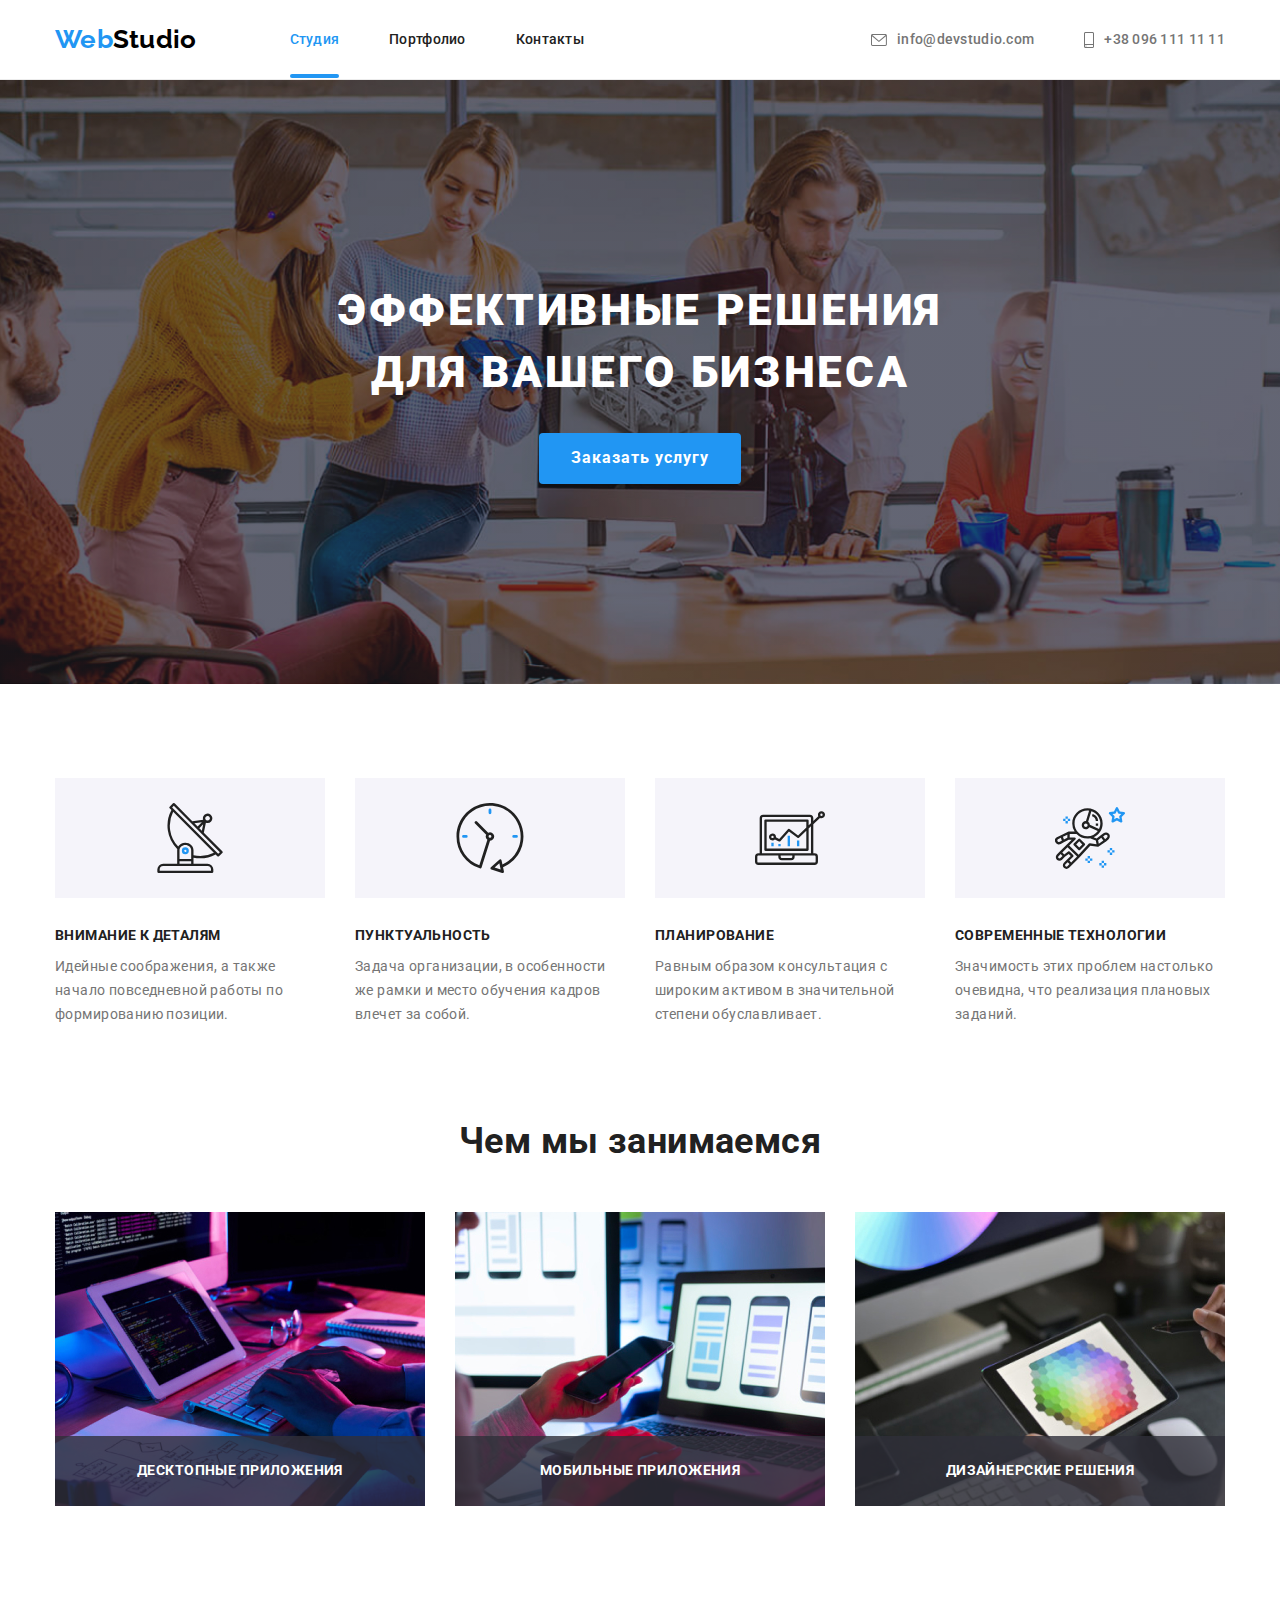
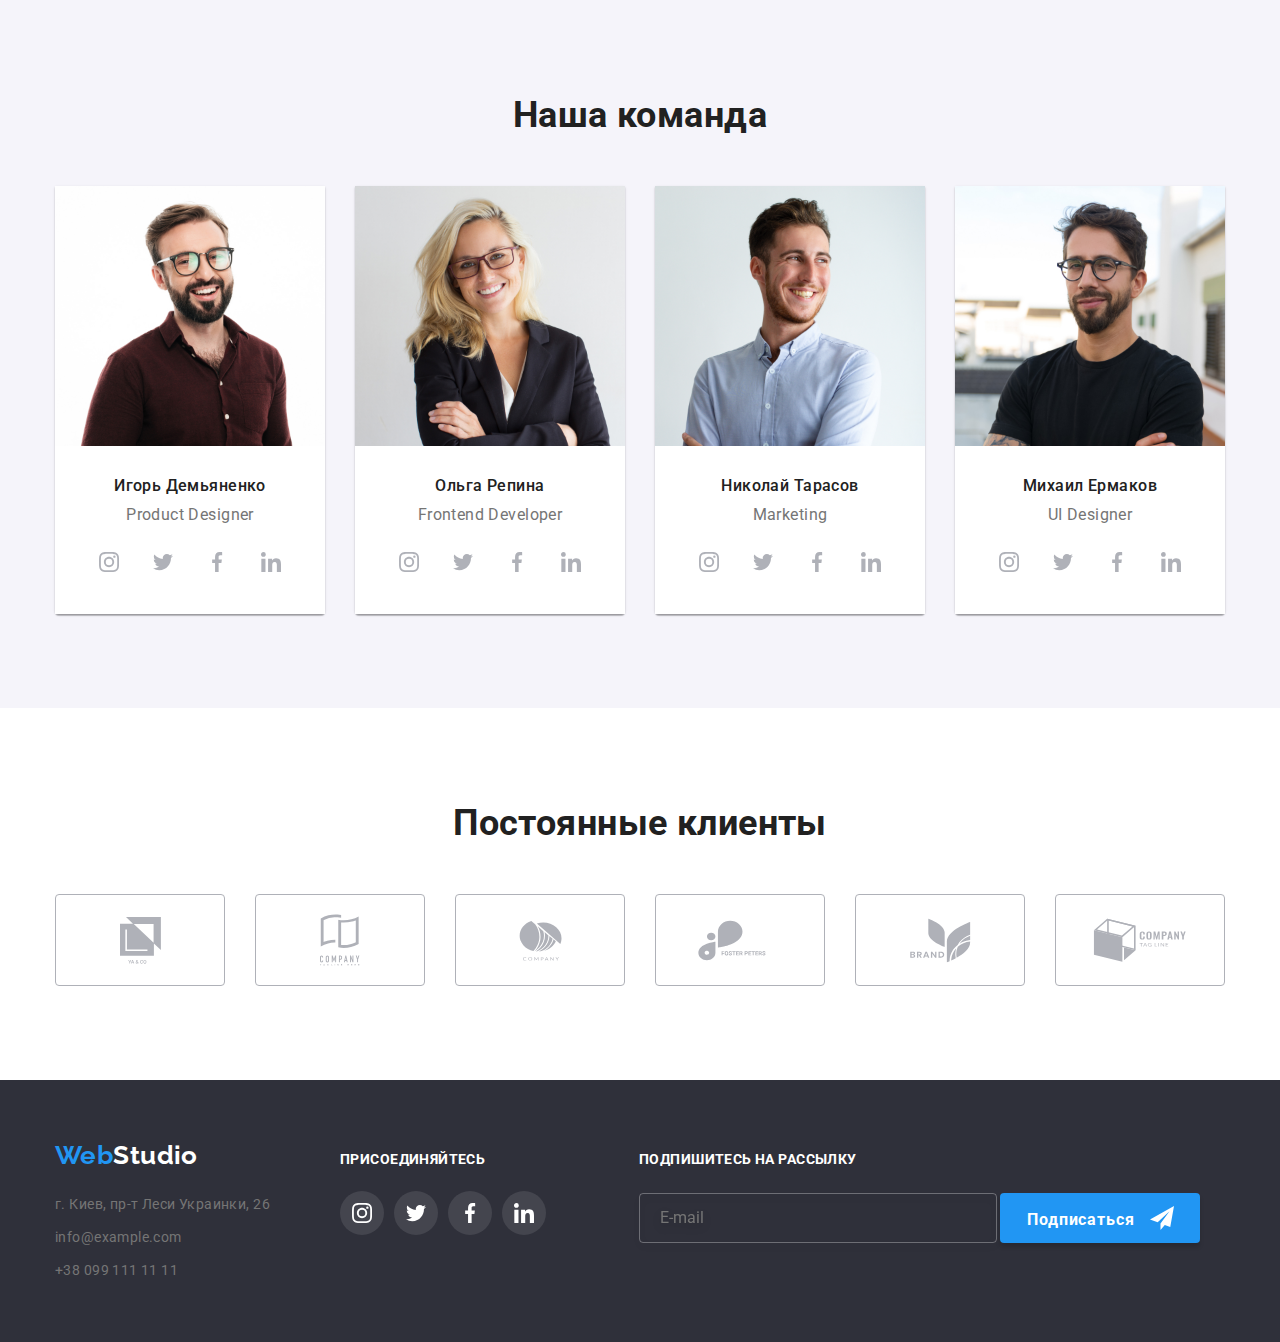
<file: index.html>
<!DOCTYPE html>
<html lang="ru">
<head>
    <meta charset="UTF-8">
    <meta http-equiv="X-UA-Compatible" content="IE=edge">
    <meta name="viewport" content="width=device-width, initial-scale=1.0">
    <title>Студия</title>
    
    <link rel="preconnect" href="https://fonts.googleapis.com">
    <link rel="preconnect" href="https://fonts.gstatic.com" crossorigin>
    <link
        href="https://fonts.googleapis.com/css2?family=Oleo+Script&family=Raleway:wght@700&family=Roboto:wght@400;500;700;900&display=swap"
        rel="stylesheet">
        <link rel="stylesheet" href="https://cdnjs.cloudflare.com/ajax/libs/modern-normalize/1.1.0/modern-normalize.min.css">
        <link rel="stylesheet" href="./css/style.css">
</head>
<body>
    <!-- шапка -->
    <header class="page-header">
        <div class="container all-nav">
        <nav class="page-header__nav-container">
            <a href="" class="logo logo--header"> <span class="logo__first-part">Web</span><span class="logo__second-part logo__second-part--header">Studio</span> </a>
            <ul class="nav-list">
            <li class="nav-list__item"> <a href="" class="nav-list__link nav-list__link--current">Студия</a></li>
            <li class="nav-list__item"> <a href="./portfolio.html" class="nav-list__link">Портфолио</a></li>
            <li class="nav-list__item"> <a href="" class="nav-list__link">Контакты</a></li>
            </ul>
        </nav>
        <ul class="auth-nav auth-nav--position">
            <li class="auth-nav__item">
                <a href="mailto:info@devstudio.com" class="auth-nav__link"><svg class="auth-nav__icon" width="16" height="12" >
                    <use href="./images/sprite.svg#icon-envelope"></use>
                </svg>info@devstudio.com</a></li>
            <li class="auth-nav__item"><a href="tel:+380961111111" class="auth-nav__link"><svg class="auth-nav__icon" width="10" height="16"><use href="./images/sprite.svg#icon-smartphone"></use></svg> +38 096 111 11 11</a></li>
        </ul>
        </div>
    </header>
<!-- основной контент -->
<main>
    <!-- герой -->
        <section class="hero-section hero-section--position">
          <h1 class="hero-section__text">Эффективные решения <br> для вашего бизнеса</h1>  
         <button type="button" class="main-btn" data-modal-open>Заказать услугу</button>
        </section>
    <!-- преимущества-->
    
    <section class="benefits">
            <div class="container">
        <h2 class="visually-hidden">Наши преимущества</h2>
   
        <ul class="benefits__list">
            <li class="benefits__item">
                <div class="benefits__icon"><svg width="70" height="70"><use href="./images/sprite.svg#icon-antenna"></use></svg></div>
                <h3 class="benefits__title">Внимание к деталям</h3>
                <p>Идейные соображения, а также начало повседневной работы по формированию позиции.</p>
            </li>
            <li class="benefits__item">
                <div class="benefits__icon"><svg width="70" height="70">
                        <use href="./images/sprite.svg#icon-clock"></use>
                    </svg></div>
                <h3 class="benefits__title">Пунктуальность</h3>
                <p>Задача организации, в особенности же рамки и место обучения кадров влечет за собой.</p>
            </li>
            <li class="benefits__item">
                <div class="benefits__icon"><svg width="70" height="70">
                        <use href="./images/sprite.svg#icon-diagram"></use>
                    </svg></div>
                <h3 class="benefits__title">Планирование</h3>
                <p>Равным образом консультация с широким активом в значительной степени обуславливает.</p>
            </li>
            <li class="benefits__item">
                <div class="benefits__icon"><svg width="70" height="70">
                        <use href="./images/sprite.svg#icon-astronaut"></use>
                    </svg></div>
                <h3 class="benefits__title">Современные технологии</h3>
                <p>Значимость этих проблем настолько очевидна, что реализация плановых заданий.</p>
            </li>
        </ul>
        </div>
    </section>
    
    <!-- чем мы занимаемся -->
    <section class="work">
        <div class="container">
        <h2 class="work__title">Чем мы занимаемся</h2>
        <ul class="work__list">
            <li class="work__item"><img src="./images/box1.jpg" alt="разработка кода для ПК" width="370"><div class="work__name">
                <p>ДЕСКТОПНЫЕ ПРИЛОЖЕНИЯ</p>
            </div></li> 
            <li class="work__item"><img src="./images/box2.jpg" alt="разработка кода для мобильных приложений" width="370"><div class="work__name">
                <p>МОБИЛЬНЫЕ ПРИЛОЖЕНИЯ</p>
            </div> </li>
            <li class="work__item"><img src="./images/box3.jpg" alt="разработка кода для планшетов" width="370"><div class="work__name">
                <p>ДИЗАЙНЕРСКИЕ РЕШЕНИЯ</p>
            </div></li>
        </ul>  
        </div>
    </section>
    
<!-- наша команда -->
    <section class="team">
        <div class="container">
        <h2 class="team__title">Наша команда</h2>
        <ul class="team__list">
            <li class="team__item">
                    <img src="./images/emp1.jpg" alt="Product Designer" width="270">
                    <div class="team__worker"><h3 class="team__worker-name">Игорь Демьяненко</h3>
                    <p class="team__worker-post">Product Designer</p>
                    <ul class="social-links">
                        <li class="social-links__item">
                            <a class="social-links__link" href="">
                                <svg class="social-links__icon" width="20" height="20">
                                    <use href="./images/sprite.svg#icon-instagram"></use>
                                </svg>
                            </a>
                        </li>
                        <li class="social-links__item">
                            <a class="social-links__link" href="">
                                <svg class="social-links__icon" width="20" height="20">
                                    <use href="./images/sprite.svg#icon-twitter"></use>
                                </svg>
                            </a>
                        </li>
                        <li class="social-links__item">
                            <a class="social-links__link" href="">
                                <svg class="social-links__icon" width="20" height="20">
                                    <use href="./images/sprite.svg#icon-facebook"></use>
                                </svg>
                            </a>
                        </li>
                        <li class="social-links__item">
                            <a class="social-links__link" href="">
                                <svg class="social-links__icon" width="20" height="20">
                                    <use href="./images/sprite.svg#icon-linkedin"></use>
                                </svg>
                            </a>
                        </li>
                    </ul></div>
                
            </li>
            <li class="team__item">
                
                    <img src="./images/emp2.jpg" alt="Frontend Developer" width="270">
                    <div class="team__worker"><h3 class="team__worker-name">Ольга Репина</h3>
                    <p class="team__worker-post">Frontend Developer</p>
                    <ul class="social-links">
                        <li class="social-links__item">
                            <a class="social-links__link" href="">
                                <svg class="social-links__icon" width="20" height="20">
                                    <use href="./images/sprite.svg#icon-instagram"></use>
                                </svg>
                            </a>
                        </li>
                        <li class="social-links__item">
                            <a class="social-links__link" href="">
                                <svg class="social-links__icon" width="20" height="20">
                                    <use href="./images/sprite.svg#icon-twitter"></use>
                                </svg>
                            </a>
                        </li>
                        <li class="social-links__item">
                            <a class="social-links__link" href="">
                                <svg class="social-links__icon" width="20" height="20">
                                    <use href="./images/sprite.svg#icon-facebook"></use>
                                </svg>
                            </a>
                        </li>
                        <li class="social-links__item">
                            <a class="social-links__link" href="">
                                <svg class="social-links__icon" width="20" height="20">
                                    <use href="./images/sprite.svg#icon-linkedin"></use>
                                </svg>
                            </a>
                        </li>
                    </ul>
                    </div>
            </li>
            <li class="team__item">
                
                    <img src="./images/emp3.jpg" alt="Marketing" width="270">
                    <div class="team__worker"><h3 class="team__worker-name">Николай Тарасов</h3>
                    <p class="team__worker-post">Marketing</p>
                    <ul class="social-links">
                        <li class="social-links__item">
                            <a class="social-links__link" href="">
                                <svg class="social-links__icon" width="20" height="20">
                                    <use href="./images/sprite.svg#icon-instagram"></use>
                                </svg>
                            </a>
                        </li>
                        <li class="social-links__item">
                            <a class="social-links__link" href="">
                                <svg class="social-links__icon" width="20" height="20">
                                    <use href="./images/sprite.svg#icon-twitter"></use>
                                </svg>
                            </a>
                        </li>
                        <li class="social-links__item">
                            <a class="social-links__link" href="">
                                <svg class="social-links__icon" width="20" height="20">
                                    <use href="./images/sprite.svg#icon-facebook"></use>
                                </svg>
                            </a>
                        </li>
                        <li class="social-links__item">
                            <a class="social-links__link" href="">
                                <svg class="social-links__icon" width="20" height="20">
                                    <use href="./images/sprite.svg#icon-linkedin"></use>
                                </svg>
                            </a>
                        </li>
                    </ul>
                    </div>
            </li>
            <li class="team__item">
                
                    <img src="./images/emp4.jpg" alt="UI Designer" width="270">
                    <div class="team__worker"><h3 class="team__worker-name">Михаил Ермаков</h3>
                    <p class="team__worker-post">UI Designer</p>
                    <ul class="social-links">
                        <li class="social-links__item">
                            <a class="social-links__link" href="">
                                <svg class="social-links__icon" width="20" height="20">
                                    <use href="./images/sprite.svg#icon-instagram"></use>
                                </svg>
                            </a>
                        </li>
                        <li class="social-links__item">
                            <a class="social-links__link" href="">
                                <svg class="social-links__icon" width="20" height="20">
                                    <use href="./images/sprite.svg#icon-twitter"></use>
                                </svg>
                            </a>
                        </li>
                        <li class="social-links__item">
                            <a class="social-links__link" href="">
                                <svg class="social-links__icon" width="20" height="20">
                                    <use href="./images/sprite.svg#icon-facebook"></use>
                                </svg>
                            </a>
                        </li>
                        <li class="social-links__item">
                            <a class="social-links__link" href="">
                                <svg class="social-links__icon" width="20" height="20">
                                    <use href="./images/sprite.svg#icon-linkedin"></use>
                                </svg>
                            </a>
                        </li>
                    </ul>
                    </div>
                
            </li>
        </ul>
        </div>
    </section>
<!-- постоянные клиенты -->
 <section class="clients">
    <div class="container">
     <h2 class="clients__title">Постоянные клиенты</h2>
     <ul class="clients__list">
         <li class="clients__item">
             <a class="clients__link" href="">
                 <svg class="clients__icon" width="41" height="47" ><use href="./images/sprite.svg#icon-ya"></use></svg>
             </a>
         </li>
         <li class="clients__item">
             <a class="clients__link" href="">
                 <svg class="clients__icon" width="40" height="52"><use href="./images/sprite.svg#icon-quadrate"></use></svg>
             </a>
         </li>
         <li class="clients__item">
             <a class="clients__link" href="">
                 <svg class="clients__icon" width="43" height="41"><use href="./images/sprite.svg#icon-circle"></use></svg>
             </a>
         </li>
         <li class="clients__item">
             <a class="clients__link" href="">
                 <svg class="clients__icon" width="84" height="41"><use href="./images/sprite.svg#icon-foster"></use></svg>
             </a>
         </li>
         <li class="clients__item">
             <a class="clients__link" href="">
                 <svg class="clients__icon" width="63" height="45"><use href="./images/sprite.svg#icon-brand"></use></svg>
             </a>
         </li>
         <li class="clients__item">
             <a class="clients__link" href="">
                 <svg class="clients__icon" width="94" height="44"><use href="./images/sprite.svg#icon-cube"></use></svg>
             </a>
         </li>
     </ul>
    </div>
 </section>
    
</main>
<!-- футер -->
 <footer class="footer">
    <div class="container footer__container">
     <div><a href="" class="logo logo--footer"><span class="logo__first-part">Web</span><span class="logo__second-part logo__second-part--footer">Studio</span> </a>
    <address class="footer-address">
        <span class="footer-address__text"> г. Киев, пр-т Леси Украинки, 26</span>
        <ul class="footer-address__list">
            <li class="footer-address__item"><a href="mailto:info@example.com" class="footer-address__link">info@example.com</a></li>
            <li class="footer-address__item"><a href="tel:+380991111111" class="footer-address__link">+38 099 111 11 11</a></li>
        </ul>
    </address>
     </div>
    
     <div class="footer-join">
        <b class="footer__appeal">ПРИСОЕДИНЯЙТЕСЬ</b>
        <ul class="social-links footer-join__social-links">
            <li class="social-links__item">
                <a class="social-links__link social-links__link--footer" href="">
                    <svg class="social-links__icon" width="20" height="20">
                        <use href="./images/sprite.svg#icon-instagram"></use>
                    </svg>
                </a>
            </li>
            <li class="social-links__item">
                <a class="social-links__link social-links__link--footer" href="">
                    <svg class="social-links__icon" width="20" height="20">
                        <use href="./images/sprite.svg#icon-twitter"></use>
                    </svg>
                </a>
            </li>
            <li class="social-links__item">
                <a class="social-links__link social-links__link--footer" href="">
                    <svg class="social-links__icon" width="20" height="20">
                        <use href="./images/sprite.svg#icon-facebook"></use>
                    </svg>
                </a>
            </li>
            <li class="social-links__item">
                <a class="social-links__link social-links__link--footer" href="">
                    <svg class="social-links__icon" width="20" height="20">
                        <use href="./images/sprite.svg#icon-linkedin"></use>
                    </svg>
                </a>
            </li>
        </ul>
     </div>
     <div class="footer-subscribe">
        <b class="footer__appeal">ПОДПИШИТЕСЬ НА РАССЫЛКУ</b>
         <form class="footer__subscribe-form">
            <input type="email" name="mail" class="footer__subscribe-input" placeholder="E-mail">
             <button type="submit" class="footer__subscribe-btn">
                Подписаться
              <svg class="footer__subscribe-icon" width="24" height="24">
              <use href="./images/sprite.svg#icon-send-1" ></use>
              </svg>
             </button>
         </form>
     </div>
    </div>
 </footer>

<!-- модальное окно -->
<div class="backdrop is-hidden" data-modal>
    <div class="modal">
        <button type="button" class="btn-close btn-close--position" data-modal-close>
            <svg class="btn-close__icon" width="11" height="11">
                <use href="./images/sprite.svg#icon-close"></use>
            </svg>
        </button>
        <form class="modal-form">
            <p class="modal-form__name">Оставьте свои данные, мы вам перезвоним</p>
                <label class="modal-form__label">Имя
                <input type="text" name="name" class="modal-form__input">
                <svg class="modal-form__icon" width="18" height="18">
                    <use href="./images/sprite.svg#icon-person-black"></use>
                </svg></label>
                <label class="modal-form__label">Телефон
                <input type="tel" name="tel" class="modal-form__input">
                    <svg class="modal-form__icon" width="18" height="18">
                        <use href="./images/sprite.svg#icon-phone-black"></use>
                    </svg>
                </label>
                <label class="modal-form__label">Почта
                <input type="email" name="mail" class="modal-form__input">
                    <svg class="modal-form__icon" width="18" height="18">
                        <use href="./images/sprite.svg#icon-email-black" ></use>
                    </svg>
                </label>
                <label class="modal-form__label">Комментарий
                <textarea class="modal-form__input modal-form__feedback" name="feedback" placeholder="Введите текст"></textarea></label>
                
                <div class="modal-form__agreement-line agreement">
                    <label class="agreement__label"><input type="checkbox" name="agreement" class="agreement__checkbox">
                    <svg class="agreement__icon" width="16" height="15">
                        <use href="./images/sprite.svg#icon-check"></use>
                    </svg>
                Соглашаюсь с рассылкой и принимаю</label><a href="" class="agreement__link">Условия договора</a>
                </div>
                <button type="button" class="form-btn form-btn--position">Отправить</button>
        </form>
        
    </div>
</div>

<script src="./js/modal.js"></script>
</body>
</html>
</file>
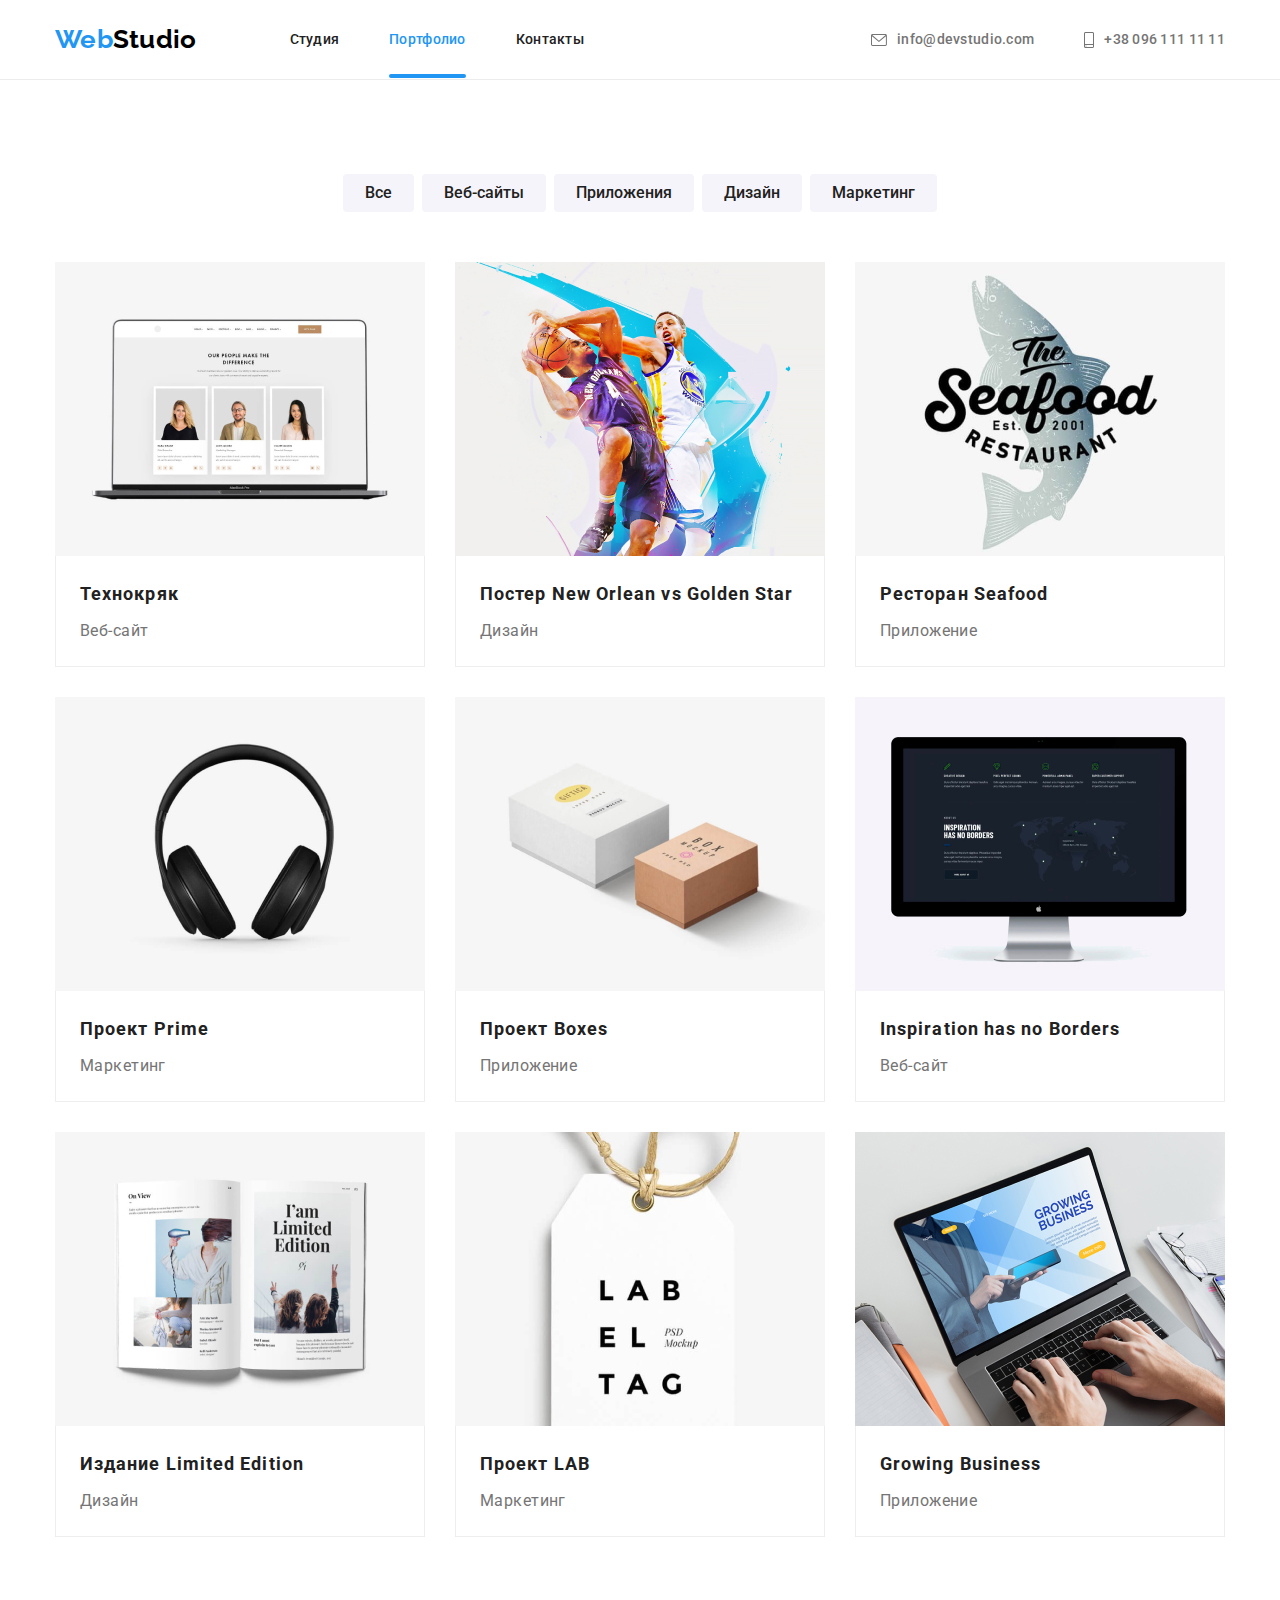
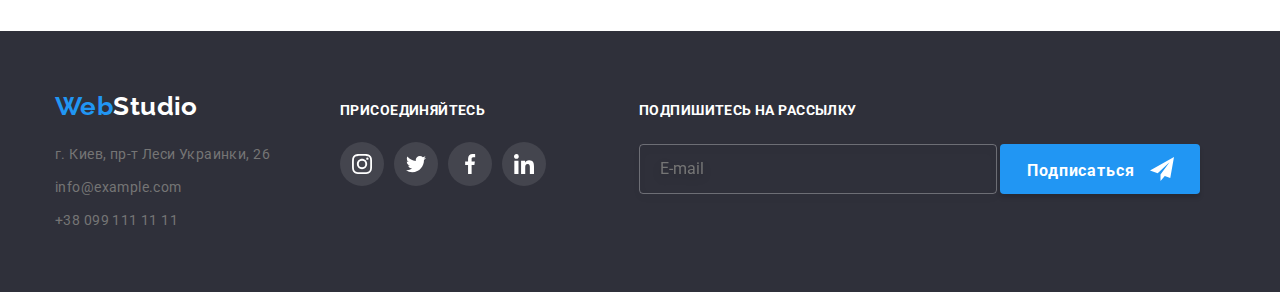
<file: portfolio.html>
<!DOCTYPE html>
<html lang="ru">
<head>
    <meta charset="UTF-8">
    <meta http-equiv="X-UA-Compatible" content="IE=edge">
    <meta name="viewport" content="width=device-width, initial-scale=1.0">
    <title>Студия</title>
    
    <link rel="preconnect" href="https://fonts.googleapis.com">
    <link rel="preconnect" href="https://fonts.gstatic.com" crossorigin>
    <link
        href="https://fonts.googleapis.com/css2?family=Oleo+Script&family=Raleway:wght@700&family=Roboto:wght@400;500;700;900&display=swap"
        rel="stylesheet">
    <link rel="stylesheet" href="https://cdnjs.cloudflare.com/ajax/libs/modern-normalize/1.1.0/modern-normalize.min.css">
    <link rel="stylesheet" href="./css/style.css">
</head>
<body>
    <!-- шапка -->
    <header class="page-header">
        <div class="container all-nav">
            <nav class="page-header__nav-container">
                <a href="" class="logo logo--header"> <span class="logo__first-part">Web</span><span
                        class="logo__second-part logo__second-part--header">Studio</span> </a>
                <ul class="nav-list">
                    <li class="nav-list__item"> <a href="./index.html" class="nav-list__link">Студия</a></li>
                    <li class="nav-list__item"> <a href="" class="nav-list__link nav-list__link--current">Портфолио</a></li>
                    <li class="nav-list__item"> <a href="" class="nav-list__link">Контакты</a></li>
                </ul>
            </nav>
            <ul class="auth-nav auth-nav--position">
                <li class="auth-nav__item">
                    <a href="mailto:info@devstudio.com" class="auth-nav__link"><svg class="auth-nav__icon" width="16"
                            height="12">
                            <use href="./images/sprite.svg#icon-envelope"></use>
                        </svg>info@devstudio.com</a>
                </li>
                <li class="auth-nav__item"><a href="tel:+380961111111" class="auth-nav__link"><svg class="auth-nav__icon"
                            width="10" height="16">
                            <use href="./images/sprite.svg#icon-smartphone"></use>
                        </svg> +38 096 111 11 11</a></li>
            </ul>
        </div>
    </header>
    
    <main>
        <section class="portfolio">
        <div class="container">
            <h2 class="visually-hidden">портфолио работ</h2>
            <!-- скрыть заголовок -->

            <ul class="portfolio-filter portfolio-filter--position">
                <li class="portfolio-filter__item"><button class="portfolio-filter__btn" type="button">Все</button></li>
                <li class="portfolio-filter__item"><button class="portfolio-filter__btn" type="button">Веб-сайты</button></li>
                <li class="portfolio-filter__item"><button class="portfolio-filter__btn" type="button">Приложения</button></li>
                <li class="portfolio-filter__item"><button class="portfolio-filter__btn" type="button">Дизайн</button></li>
                <li class="portfolio-filter__item"><button class="portfolio-filter__btn" type="button">Маркетинг</button></li>
            </ul>
            <ul class="portfolio-list cards--margin">
                <li class="card card--position">
                    <a class="card__link" href="">
                        <div class="card__thumb"><img src="./images-portfolio/portfolio1.jpg" alt="страница веб-сайта с тремя карточками людей" width="370">
                        <div class="card__overlay">
                            <p>Технокряк это современная площадка распространения коронавируса. Компании используют эту платформу для цифрового
                                шпионажа и атак на защищённые сервера конкурентов.</p>
                        </div></div>
                        <div class="card__project"><h3 class="card__name">Технокряк</h3>
                        <p class="card__kind">Веб-сайт</p>
                        </div>
                    </a>
                </li>
                <li class="card card--position">
                    <a class="card__link" href="">
                        <div class="card__thumb"><img src="./images-portfolio/portfolio2.jpg" alt="постер игры в баскетбол" width="370">
                        <div class="card__overlay">
                            <p>Технокряк это современная площадка распространения коронавируса. Компании используют эту платформу для цифрового
                                шпионажа и атак на защищённые сервера конкурентов.</p>
                        </div>
                        </div>
                            <div class="card__project"><h3 class="card__name">Постер New Orlean vs Golden Star</h3>
                        <p class="card__kind">Дизайн</p>
                        </div>
                    </a>
                </li>
                <li class="card card--position">
                    <a class="card__link" href="">
                        <div class="card__thumb"><img src="./images-portfolio/portfolio3.jpg" alt="логотип-рыбка с названием для приложения морепродуктов " width="370">
                        <div class="card__overlay">
                            <p>Технокряк это современная площадка распространения коронавируса. Компании используют эту платформу для цифрового
                                шпионажа и атак на защищённые сервера конкурентов.</p>
                        </div>
                        </div>
                        <div class="card__project"><h3 class="card__name">Ресторан Seafood</h3>
                        <p class="card__kind">Приложение</p>
                        </div>
                    </a>
                </li>
                <li class="card card--position">
                    <a class="card__link" href="">
                        <div class="card__thumb"><img src="./images-portfolio/portfolio4.jpg" alt="безпроводные полноразмерные черные наушники" width="370">
                        <div class="card__overlay">
                            <p>Технокряк это современная площадка распространения коронавируса. Компании используют эту платформу для цифрового
                                шпионажа и атак на защищённые сервера конкурентов.</p>
                        </div>
                        </div>
                            <div class="card__project"><h3 class="card__name">Проект Prime</h3>
                        <p class="card__kind">Маркетинг</p>
                        <p></p></div>
                    </a>
                </li>
                <li class="card card--position">
                    <a class="card__link" href="">
                        <div class="card__thumb"><img src="./images-portfolio/portfolio5.jpg" alt="две коробки с логотипами" width="370">
                        <div class="card__overlay">
                            <p>Технокряк это современная площадка распространения коронавируса. Компании используют эту платформу для цифрового
                                шпионажа и атак на защищённые сервера конкурентов.</p>
                        </div>
                        </div>
                            <div class="card__project"><h3 class="card__name">Проект Boxes</h3>
                        <p class="card__kind">Приложение</p>
                        </div>
                    </a>
                </li>
                <li class="card card--position">
                    <a class="card__link" href="">
                        <div class="card__thumb"><img src="./images-portfolio/portfolio6.jpg" alt="настольный монитор apple со страницей веб-сайта" width="370">
                        <div class="card__overlay">
                            <p>Технокряк это современная площадка распространения коронавируса. Компании используют эту платформу для цифрового
                                шпионажа и атак на защищённые сервера конкурентов.</p>
                        </div>
                        </div>
                            <div class="card__project"><h3 class="card__name">Inspiration has no Borders</h3>
                        <p class="card__kind">Веб-сайт</p>
                        </div>
                    </a>
                </li>
                <li class="card card--position">
                    <a class="card__link" href="">
                        <div class="card__thumb"><img src="./images-portfolio/portfolio7.jpg" alt="разворот книги с изображениями и подписями с различным дизайном" width="370">
                        <div class="card__overlay">
                            <p>Технокряк это современная площадка распространения коронавируса. Компании используют эту платформу для цифрового
                                шпионажа и атак на защищённые сервера конкурентов.</p>
                        </div>
                        </div>
                        <div class="card__project"><h3 class="card__name">Издание Limited Edition</h3>
                        <p class="card__kind">Дизайн</p>
                        </div>
                    </a>
                </li>
                <li class="card card--position">
                    <a class="card__ink" href="">
                        <div class="card__thumb"><img src="./images-portfolio/portfolio8.jpg" alt="бирка с логотипом компании" width="370">
                        <div class="card__overlay">
                            <p>Технокряк это современная площадка распространения коронавируса. Компании используют эту платформу для цифрового
                                шпионажа и атак на защищённые сервера конкурентов.</p>
                        </div>
                        </div>
                            <div class="card__project"><h3 class="card__name">Проект LAB</h3>
                        <p class="card__kind">Маркетинг</p></div>
                        
                    </a>
                </li>
                <li class="card card--position">
                    <a class="card__link" href="">
                        <div class="card__thumb"><img src="./images-portfolio/portfolio9.jpg" alt="печатающие на ноутбуке руки со страницей приложения" width="370">
                        <div class="card__overlay">
                            <p>Технокряк это современная площадка распространения коронавируса. Компании используют эту платформу для цифрового
                                шпионажа и атак на защищённые сервера конкурентов.</p>
                        </div>
                        </div>
                        <div class="card__project"><h3 class="card__name">Growing Business</h3>
                        <p class="card__kind">Приложение</p>
                        </div>
                    </a>
                </li>
            </ul>
        </section>
        </div>


    </main>

<!-- футер -->
<footer class="footer">
    <div class="container footer__container">
        <div><a href="" class="logo logo--footer"><span class="logo__first-part">Web</span><span
                    class="logo__second-part logo__second-part--footer">Studio</span> </a>
            <address class="footer-address">
                <span class="footer-address__text"> г. Киев, пр-т Леси Украинки, 26</span>
                <ul class="footer-address__list">
                    <li class="footer-address__item"><a href="mailto:info@example.com"
                            class="footer-address__link">info@example.com</a></li>
                    <li class="footer-address__item"><a href="tel:+380991111111" class="footer-address__link">+38 099
                            111 11 11</a></li>
                </ul>
            </address>
        </div>

        <div class="footer-join">
            <b class="footer__appeal">ПРИСОЕДИНЯЙТЕСЬ</b>
            <ul class="social-links footer-join__social-links">
                <li class="social-links__item">
                    <a class="social-links__link social-links__link--footer" href="">
                        <svg class="social-links__icon" width="20" height="20">
                            <use href="./images/sprite.svg#icon-instagram"></use>
                        </svg>
                    </a>
                </li>
                <li class="social-links__item">
                    <a class="social-links__link social-links__link--footer" href="">
                        <svg class="social-links__icon" width="20" height="20">
                            <use href="./images/sprite.svg#icon-twitter"></use>
                        </svg>
                    </a>
                </li>
                <li class="social-links__item">
                    <a class="social-links__link social-links__link--footer" href="">
                        <svg class="social-links__icon" width="20" height="20">
                            <use href="./images/sprite.svg#icon-facebook"></use>
                        </svg>
                    </a>
                </li>
                <li class="social-links__item">
                    <a class="social-links__link social-links__link--footer" href="">
                        <svg class="social-links__icon" width="20" height="20">
                            <use href="./images/sprite.svg#icon-linkedin"></use>
                        </svg>
                    </a>
                </li>
            </ul>
        </div>
        <div class="footer-subscribe">
            <b class="footer__appeal">ПОДПИШИТЕСЬ НА РАССЫЛКУ</b>
            <form class="footer__subscribe-form">
                <input type="email" name="mail" class="footer__subscribe-input" placeholder="E-mail">
                <button type="submit" class="footer__subscribe-btn">
                    Подписаться
                    <svg class="footer__subscribe-icon" width="24" height="24">
                        <use href="./images/sprite.svg#icon-send-1"></use>
                    </svg>
                </button>
            </form>
        </div>
    </div>
</footer>


</body>
</html>
</file>
<file: css/style.css>
:root {
  --heading-text-color: #212121;
  --primary-text-color: #757575;
  --accent-color: #2196f3;
  --color-for-colored-backgraund: #ffffff;
  --secondary-background-color: #f5f4fa;
  --icon-color: #afb1b8;
}

body {
  font-family: "Roboto", "Arial", sans-serif;
  font-style: normal;
  font-weight: normal;
  font-size: 14px;
  line-height: 24px;
  color: var(--primary-text-color);
  background-color: white;
  letter-spacing: 0.03em;

  /* width: 1170px;
  padding-left: 215px;
  padding-right: 215px; */
}
a {
  text-decoration: none;
  display: block;
}

li {
  list-style-type: none;
}
h1,
h2,
h3,
p {
  margin: 0;
}
h2 {
  color: var(--heading-text-color);
  font-weight: 700;
  font-size: 36px;
  line-height: 1.17;
  text-align: center;
}
img {
  display: block;
}
section {
  padding-top: 94px;
  padding-bottom: 94px;
}
ul {
  margin: 0;
  padding: 0;
}
.container {
  margin-left: auto;
  margin-right: auto;
  width: 1200px;
  padding-left: 15px;
  padding-right: 15px;
}
.visually-hidden {
  position: absolute;
  width: 1px;
  height: 1px;
  margin: -1px;
  border: 0;
  padding: 0;

  white-space: nowrap;
  clip-path: inset(100%);
  clip: rect(0 0 0 0);
  overflow: hidden;
}
/* стили шапки */
.page-header {
  font-weight: 500;
  font-size: 14px;
  line-height: 1.14;
  letter-spacing: 0.02em;
  border-bottom: 1px solid #ececec;
}

.logo {
  font-family: "Raleway", "Arial", sans-serif;
  font-style: normal;
  font-weight: bold;
  font-size: 26px;
  line-height: 1.2;
}
.logo__first-part {
  color: var(--accent-color);
}
.logo--header {
  padding-top: 24px;
  padding-bottom: 24px;
  margin-right: 93px;
  margin-left: 0;
}

.logo__second-part--header {
  color: #000000;
}

.all-nav {
  display: flex;
  align-items: center;
}
.page-header__nav-container {
  display: flex;
  align-items: center;
}
.nav-list {
  display: flex;
}
.nav-list__item {
  margin-right: 50px;
  position: relative;
}
.nav-list__item:last-child {
  margin-right: 0;
}

.nav-list__link:hover,
.nav-list__link:focus {
  color: var(--accent-color);
}
.nav-list__link {
  color: var(--heading-text-color);
  padding-top: 30px;
  padding-bottom: 30px;
  display: block;
  transition: color 250ms cubic-bezier(0.4, 0, 0.2, 1);
}
.nav-list__link--current::after {
  content: "";
  display: block;
  background-color: var(--accent-color);
  height: 4px;
  width: 100%;
  border-radius: 20px;
  position: absolute;
  bottom: 0;
}

.nav-list__link--current {
  color: var(--accent-color);
}
.auth-nav {
  display: flex;
  align-items: center;
}
.auth-nav--position {
  margin-left: auto;
  margin-right: 0;
}
.auth-nav__link:hover,
.auth-nav__link:focus,
.auth-nav__link:active {
  color: var(--accent-color);
}
.auth-nav__icon {
  fill: currentColor;
  margin-right: 10px;
}
.auth-nav__link {
  color: var(--primary-text-color);
  padding-top: 30px;
  padding-bottom: 30px;
  display: flex;
  align-items: center;
  transition: color 250ms cubic-bezier(0.4, 0, 0.2, 1);
}
.auth-nav__item {
  margin-right: 50px;
  align-items: center;
}
.auth-nav__item:last-child {
  margin-right: 0;
}

/* стили героя */
.hero-section {
  text-align: center;
  padding-top: 200px;
  padding-bottom: 200px;
  background-image: linear-gradient(
      to bottom,
      rgba(47, 48, 58, 0.4),
      rgba(47, 48, 58, 0.4)
    ),
    url(../images/Img.jpg);
  max-width: 1600px;
  background-repeat: no-repeat;
  background-position: center;
  background-size: cover;
}
.hero-section--position {
  margin-left: auto;
  margin-right: auto;
}
.hero-section__text {
  color: var(--color-for-colored-backgraund);
  font-weight: 900;
  font-size: 44px;
  line-height: 1.4;
  letter-spacing: 0.06em;
  text-transform: uppercase;
  margin-top: 0;
  margin-bottom: 30px;
}

.main-btn {
  color: var(--color-for-colored-backgraund);
  background-color: var(--accent-color);
  font-family: inherit;
  font-style: normal;
  font-weight: 700;
  font-size: 16px;
  line-height: 1.9;
  align-items: center;
  letter-spacing: 0.06em;
  cursor: pointer;
  padding: 10px 32px;
  box-shadow: 0px 4px 4px rgba(0, 0, 0, 0.15);
  border-radius: 4px;
  border: 0 solid #188ce8;
  transition: background-color 250ms cubic-bezier(0.4, 0, 0.2, 1);
}
.main-btn:hover,
.main-btn:focus {
  background-color: #188ce8;
}

/* преимущества */

.benefits,
.work {
  background-color: var(--color-for-colored-backgraund);
}
.benefits__list {
  display: flex;
}
.benefits__item {
  margin-right: 30px;
  width: 270px;
}
.benefits__item:last-child {
  margin-right: 0;
}
.benefits__title {
  font-weight: 700;
  font-size: 14px;
  line-height: 1.14;
  text-transform: uppercase;
  color: var(--heading-text-color);
  margin-bottom: 10px;
}
.benefits__icon {
  display: flex;
  background-color: var(--secondary-background-color);
  margin-bottom: 30px;
  width: 270px;
  height: 120px;
  justify-content: center;
  align-items: center;
}
/* чем мы занимаемся - work */
.work {
  padding-top: 0;
}
.work__list {
  display: flex;
  flex-wrap: wrap;
}
.work__title {
  margin-bottom: 50px;
}
.work__item {
  width: 370px;
  margin-right: 30px;
  position: relative;
}
.work__item:last-child {
  margin-right: 0;
}

.work__name {
  display: flex;
  color: var(--color-for-colored-backgraund);
  background-color: rgba(47, 48, 58, 0.8);
  width: 100%;
  height: 70px;
  position: absolute;
  bottom: 0;
  align-items: center;
  justify-content: center;
  font-weight: 700;
  line-height: 1.14;
}

/* наша команда */

.team {
  background-color: var(--secondary-background-color);
}
.team__title {
  margin-bottom: 50px;
}
.team__worker-name {
  font-weight: 500;
  font-size: 16px;
  line-height: 1.2;
  text-align: center;
  color: var(--heading-text-color);
}
.team__worker-post {
  font-size: 16px;
  line-height: 1.2;
  text-align: center;
  margin-bottom: 16px;
}
.team__list {
  display: flex;
}
.team__item {
  width: 270px;
  margin-right: 30px;
  box-shadow: 0px 1px 3px rgba(0, 0, 0, 0.12), 0px 1px 1px rgba(0, 0, 0, 0.14),
    0px 2px 1px rgba(0, 0, 0, 0.2);
  border-radius: 0px 0px 4px 4px;
}
.team__item:last-child {
  margin-right: 0;
}
.team__worker {
  padding: 30px 32px;
  background-color: var(--color-for-colored-backgraund);
}
.team__worker-name {
  margin-bottom: 10px;
}
.social-links {
  display: flex;
}
.social-links__item {
  margin-right: 10px;
}
.social-links__item:last-child {
  margin-right: 0;
}
.social-links__link {
  width: 44px;
  height: 44px;
  border-radius: 50%;
  color: var(--icon-color);
  display: flex;
  justify-content: center;
  align-items: center;
  background-color: var(--color-for-colored-backgraund);
  transition: color 250ms cubic-bezier(0.4, 0, 0.2, 1),
    background-color 250ms cubic-bezier(0.4, 0, 0.2, 1);
}
.social-links__link:hover,
.social-links__:focus {
  background-color: var(--accent-color);
  color: var(--color-for-colored-backgraund);
}
.social-links__icon {
  fill: currentColor;
}

/* клиенты */
.clients__title {
  margin-bottom: 50px;
}
.clients__list {
  display: flex;
}
.clients__item {
  margin-right: 30px;
}
.clients__item:last-child {
  margin-right: 0;
}
.clients__link {
  color: var(--icon-color);
  width: 170px;
  height: 92px;
  display: flex;
  justify-content: center;
  align-items: center;
  border: 1px solid var(--icon-color);
  border-radius: 4px;
  transition: color 250ms cubic-bezier(0.4, 0, 0.2, 1),
    border 250ms cubic-bezier(0.4, 0, 0.2, 1);
}

.clients__link:hover,
.clients__link:focus {
  color: var(--accent-color);
  border: 1px solid var(--accent-color);
}
.clients__icon {
  fill: currentColor;
}
/* футер */

.footer {
  background-color: #2f303a;
  padding-top: 60px;
  padding-bottom: 60px;
}
.footer__container {
  display: flex;
  align-items: baseline;
}
.footer-address {
  margin-right: 70px;
}

.logo--footer {
  margin-bottom: 20px;
}
.logo__second-part--footer {
  color: var(--color-for-colored-backgraund);
}
.footer-address {
  font-style: normal;
}
.footer-address-text {
  color: var(--color-for-colored-backgraund);
}
.footer-address__link {
  color: rgba (var(--color-for-colored-backgraund), 0.6);
}
.footer-address__list {
  margin-top: 9px;
}
.footer-address__item {
  margin-bottom: 9px;
}
.footer-address__item:last-child {
  margin-bottom: 0;
}
.footer__appeal {
  color: var(--color-for-colored-backgraund);
  font-weight: 700;
  line-height: 1.14;
}
.footer-join__social-links {
  display: flex;
  margin-top: 20px;
}
.social-links__link--footer {
  color: var(--color-for-colored-backgraund);
  background-color: rgba(255, 255, 255, 0.1);
}

.footer-subscribe {
  margin-left: 93px;
}
.footer__subscribe-form {
  padding-top: 20px;
}
.footer__subscribe-input {
  display: inline-block;
  width: 358px;
  height: 50px;
  border: 1px solid rgba(255, 255, 255, 0.3);
  filter: drop-shadow(0px 4px 4px rgba(0, 0, 0, 0.15));
  border-radius: 4px;
  background-color: inherit;
  padding-left: 20px;
  padding-top: 0;
  padding-right: 0;
  padding-bottom: 0;
  font-size: 16px;
  color: rgba(255, 255, 255, 0.6);
}
.footer__subscribe-btn {
  width: 200px;
  height: 50px;
  font-size: 16px;
  font-weight: 700;
  line-height: 1.87;
  letter-spacing: 0.06em;
  color: var(--color-for-colored-backgraund);
  background-color: var(--accent-color);
  box-shadow: 0px 4px 4px rgba(0, 0, 0, 0.15);
  border-radius: 4px;
  border: none;
  display: inline-block;
  justify-content: center;
  align-items: center;
  transform: translateY(2px);
}
.footer__subscribe-icon {
  fill: var(--color-for-colored-backgraund);
  transform: translateY(5px);
  margin-left: 10px;
}
/* страница портфолио */
.portfolio-filter {
  display: flex;
  justify-content: center;
}
.portfolio-filter--position {
  margin-bottom: 50px;
}
.portfolio-filter__btn {
  font-weight: 500;
  font-size: 16px;
  line-height: 1.6;
  color: var(--heading-text-color);
  background-color: var(--secondary-background-color);
  cursor: pointer;
  border: 0;
  border-radius: 4px;
  padding: 6px 22px;
  transition: color 250ms cubic-bezier(0.4, 0, 0.2, 1),
    background-color 250ms cubic-bezier(0.4, 0, 0.2, 1),
    box-shadow 250ms cubic-bezier(0.4, 0, 0.2, 1);
}

.portfolio-filter__btn:hover,
.portfolio-filter__btn:focus {
  color: var(--color-for-colored-backgraund);
  background-color: var(--accent-color);
  box-shadow: 0px 3px 1px rgba(0, 0, 0, 0.1), 0px 1px 2px rgba(0, 0, 0, 0.08),
    0px 2px 2px rgba(0, 0, 0, 0.12);
}
.portfolio-filter__item {
  margin-right: 8px;
}
.portfolio-filter__item:last-child {
  margin-right: 0;
}

.portfolio-list {
  display: flex;
  flex-wrap: wrap;
}
.cards--margin {
  margin-right: -30px;
  margin-bottom: -30px;
}
.card--position {
  margin-right: 30px;
  margin-bottom: 30px;
  flex-basis: calc(100% / 3- 60px);
}
.card__link {
  box-sizing: border-box;
  transition: box-shadow 250ms cubic-bezier(0.4, 0, 0.2, 1);
}

.card__name {
  font-weight: 700;
  font-size: 18px;
  line-height: 2;
  letter-spacing: 0.06em;
  color: var(--heading-text-color);
  margin-bottom: 4px;
}
.card__kind {
  font-size: 16px;
  line-height: 1.88;
  color: var(--primary-text-color);
}
.card__link:hover,
.card__link:focus {
  box-shadow: 0px 1px 1px rgba(0, 0, 0, 0.12), 0px 4px 4px rgba(0, 0, 0, 0.06),
    1px 4px 6px rgba(0, 0, 0, 0.16);
}
.card__project {
  padding: 20px 24px;
  align-content: flex-start;
  border: 1px solid #eeeeee;
  border-top: none;
}
.card__overlay {
  display: flex;
  position: absolute;
  top: 294px;
  right: 0;
  width: 100%;
  height: 294px;
  background-color: rgba(33, 150, 243, 0.9);
  color: var(--color-for-colored-backgraund);
  font-size: 18px;
  line-height: 1.56;
  align-items: center;
  padding-left: 24px;
  padding-right: 24px;
  transition: transform 250ms cubic-bezier(0.4, 0, 0.2, 1);
}
.card__link:hover .card__overlay,
.card__link:focus .card__overlay {
  transform: translateY(-294px);
}
.card__thumb {
  position: relative;
  overflow: hidden;
}
/* модальное окно */

.backdrop {
  position: fixed;
  top: 0;
  left: 0;
  width: 100%;
  height: 100%;
  background-color: rgba(0, 0, 0, 0.2);
  opacity: 1;
  transition: opacity 250ms cubic-bezier(0.4, 0, 0.2, 1);
}
.backdrop.is-hidden {
  opacity: 0;
  pointer-events: none;
}
.backdrop.is-hidden .modal {
  transform: translate(-50%, -50%) scale(0, 5);
  opacity: 0;
}
.modal {
  position: absolute;
  top: 50%;
  left: 50%;
  transform: translate(-50%, -50%) scale(1);
  min-height: 581px;
  min-width: 528px;
  background-color: var(--color-for-colored-backgraund);
  transition: transform 250ms cubic-bezier(0.4, 0, 0.2, 1),
    opacity 250ms cubic-bezier(0.4, 0, 0.2, 1);
  opacity: 1;
}

.btn-close {
  width: 30px;
  height: 30px;
  border-radius: 50%;
  border: 1px solid rgba(0, 0, 0, 0.1);
  background-color: var(--color-for-colored-backgraund);
  display: flex;
  justify-content: center;
  align-items: center;
  transition: border 250ms cubic-bezier(0.4, 0, 0.2, 1);
}
.btn-close--position {
  position: absolute;
  top: 8px;
  right: 8px;
}
.btn-close__icon {
  fill: #000000;
  transition: fill 250ms cubic-bezier(0.4, 0, 0.2, 1);
}
.btn-close:hover .btn-close__icon {
  fill: var(--accent-color);
}

.modal-form {
  display: flex;
  flex-direction: column;
  align-items: flex-start;
  padding: 40px;
}

.modal-form__name {
  font-weight: 700;
  font-size: 20px;
  line-height: 1.15;
  color: var(--heading-text-color);
  margin-bottom: 12px;
}

.modal-form__label:focus-within > .modal-form__input {
  border: 1px solid var(--accent-color);
  -webkit-appearance: none;
  outline: inherit;
}
.modal-form__label:focus-within > .modal-form__input {
  fill: var(--accent-color);
  outline: inherit;
}
.modal-form__label {
  color: var(--primary-text-color);
  font-weight: 400;
  font-size: 12px;
  line-height: 1.17;
  letter-spacing: 0.01em;
  margin-bottom: 4px;
  position: relative;
  width: 448px;
}
.modal-form__input {
  width: 100%;
  height: 40px;
  padding-left: 40px;
  margin-top: 4px;
  margin-bottom: 10px;
  border: 1px solid rgba(33, 33, 33, 0.2);
  border-radius: 4px;
  transition: border 250ms cubic-bezier(0.4, 0, 0.2, 1);
}

.modal-form__icon {
  position: absolute;
  top: 29px;
  left: 12px;
  fill: #212121;
  transition: fill 250ms cubic-bezier(0.4, 0, 0.2, 1);
}
.modal-form__feedback {
  min-height: 120px;
  padding-left: 16px;
}
.modal-form__feedback::placeholder {
  color: rgba(117, 117, 117, 0.5);
  font-weight: 400;
  font-size: 14px;
  line-height: 1.14;
  letter-spacing: 0.01em;
  margin-bottom: 20px;
}
.modal-form__agreement-line {
  display: flex;
  position: relative;
  justify-content: space-between;
  padding-left: 7px;
  align-items: center;
}
.agreement__checkbox {
  width: 16px;
  height: 15px;
  margin-right: 8px;
  border: 1.5px solid #212121;
  border-radius: 2px;
  appearance: none;
  position: absolute;
  top: 4px;
  left: 14px;
}
.agreement__checkbox:checked + .agreement__icon {
  opacity: 1;
  position: absolute;
  top: 4px;
  left: 14px;
  pointer-events: none;
}

.agreement__icon {
  position: absolute;
  pointer-events: none;
  opacity: 0;
}
.agreement__label {
  display: flex;
  margin-left: 7px;
  margin-right: 7px;
  padding-left: 20px;
}
.agreement__link {
  color: var(--accent-color);
  text-decoration: underline var(--accent-color);
}
.form-btn {
  display: block;
  width: 200px;
  height: 50px;
  align-self: center;
  background-color: var(--accent-color);
  color: var(--color-for-colored-backgraund);
  box-shadow: 0px 4px 4px rgba(0, 0, 0, 0.15);
  border-radius: 4px;
  border: 0 solid var(--accent-color);
  transition: background-color 250ms cubic-bezier(0.4, 0, 0.2, 1);
}
.form-btn:hover,
.form-btn:focus {
  background-color: #188ce8;
}

.form-btn--position {
  margin-top: 30px;
}
</file>
